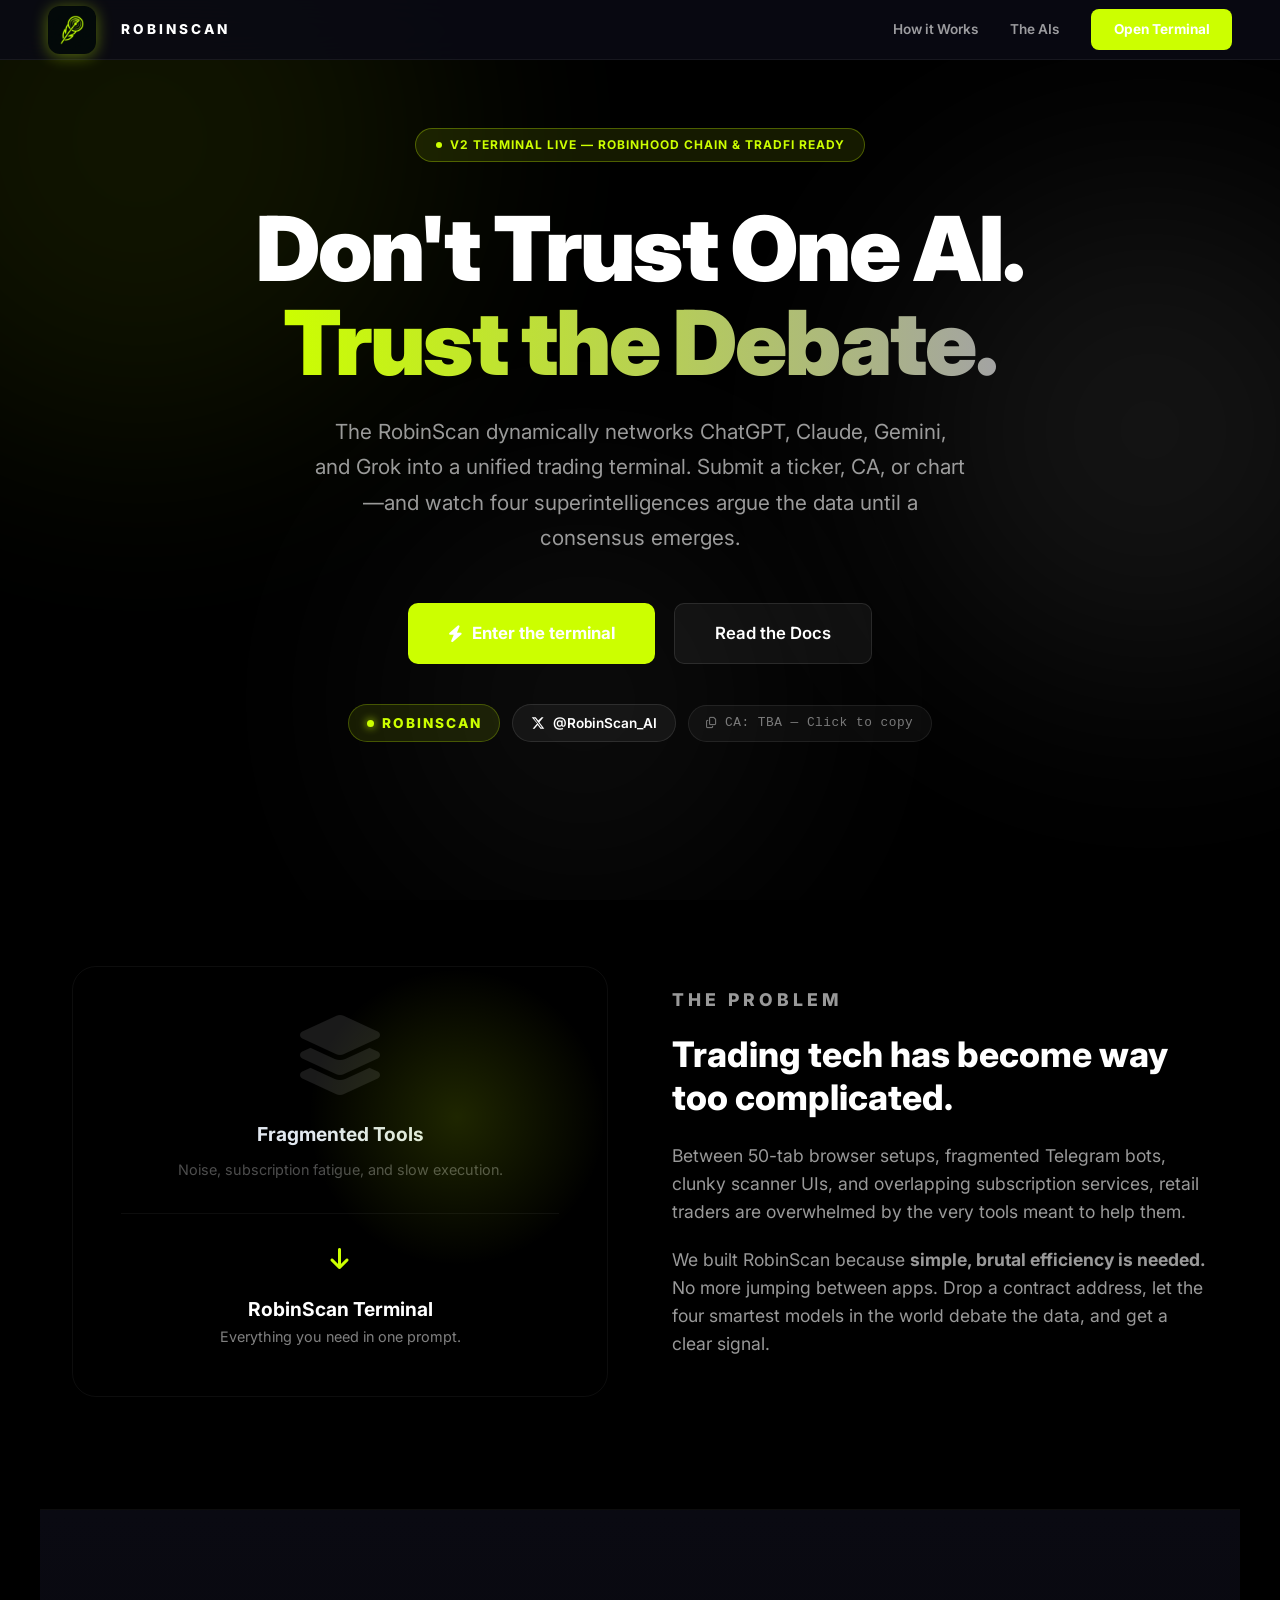
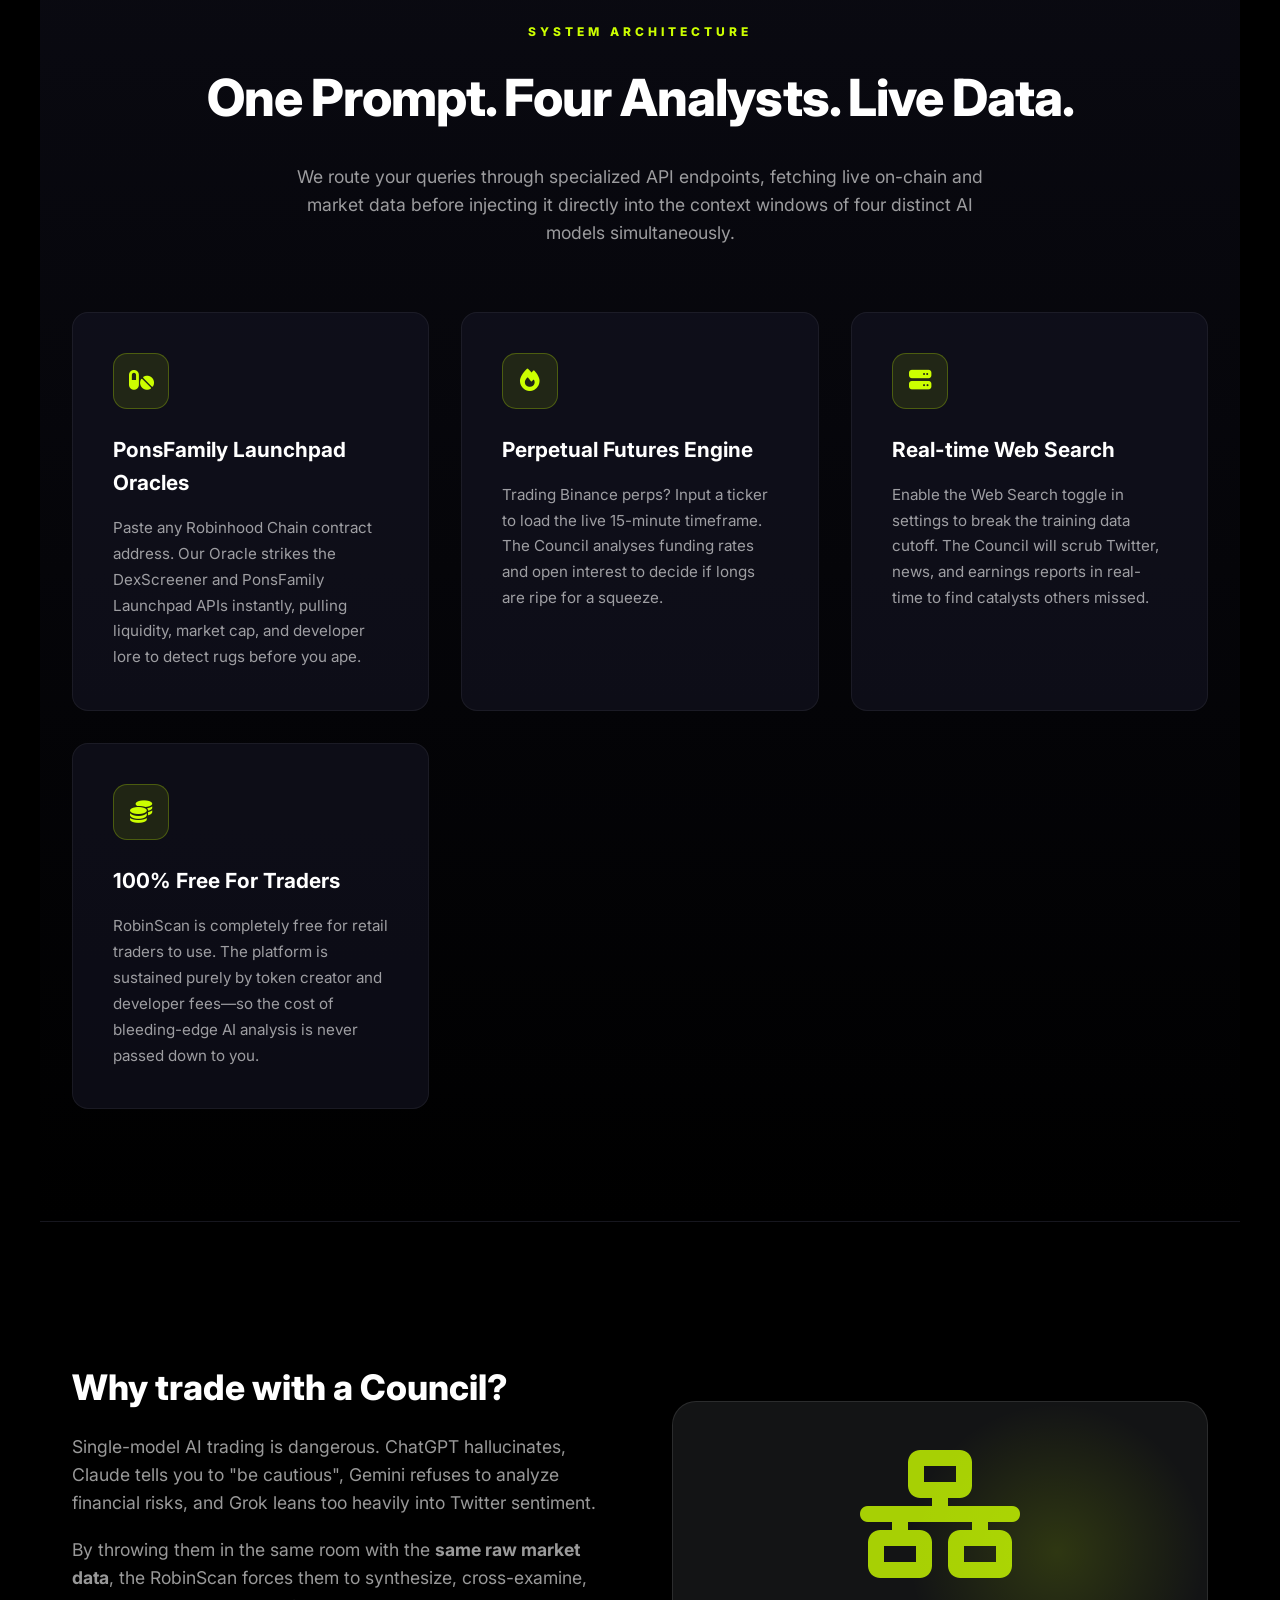
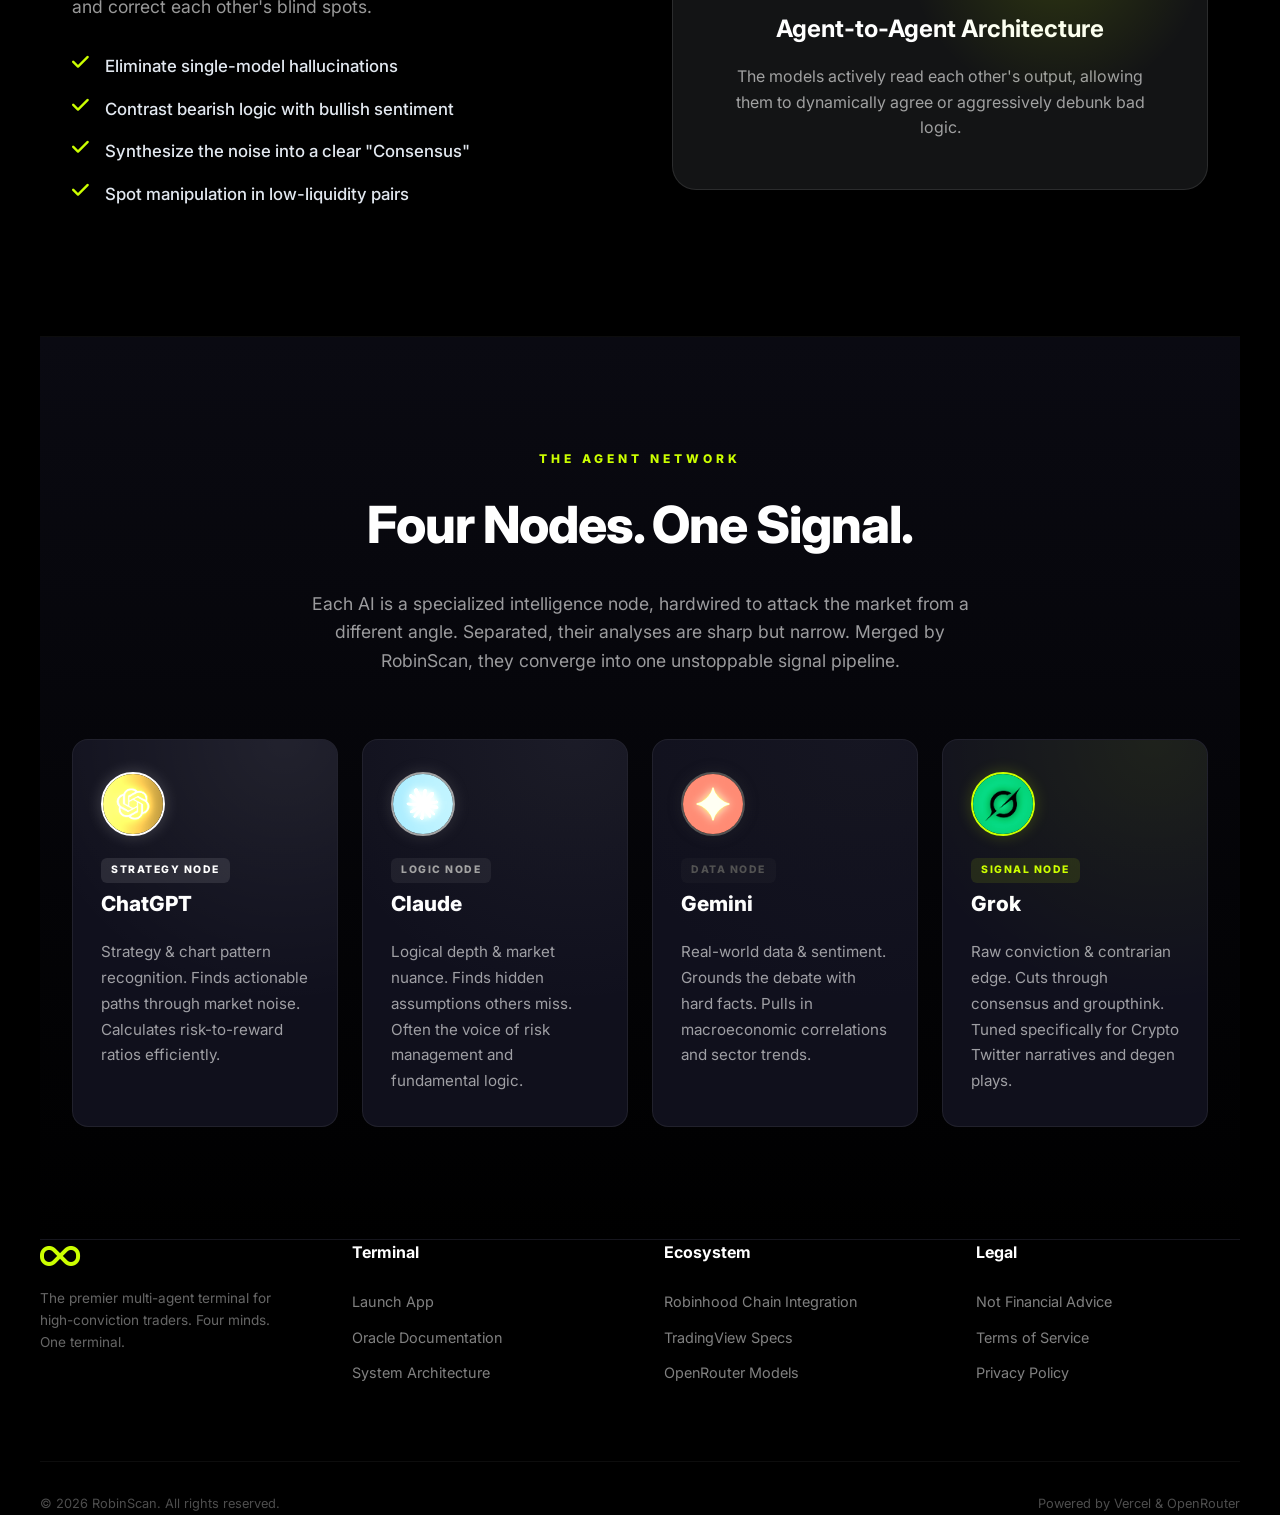
<file: index.html>
<!DOCTYPE html>
<html lang="en">
<head>
    <meta charset="UTF-8">
    <meta name="viewport" content="width=device-width, initial-scale=1.0">
    <title>RobinScan – Multi-AI Trading Terminal</title>
    <meta name="description" content="Four AI minds. One decision. The RobinScan brings ChatGPT, Claude, Gemini and Grok together to analyse any token, chart or market in real-time.">
    
    <!-- Favicon and Social Meta -->
    <link rel="icon" type="image/png" href="robinscan_logo.jpg">
    <link rel="apple-touch-icon" href="robinscan_logo.jpg">
    <meta property="og:title" content="RobinScan – Multi-AI Trading Terminal">
    <meta property="og:description" content="Four AI minds. One decision. No fluff. The RobinScan terminal.">
    <meta property="og:image" content="robinscan_logo.jpg">
    <meta name="twitter:card" content="summary_large_image">
    <link href="https://fonts.googleapis.com/css2?family=Inter:wght@300;400;500;600;700;800;900&display=swap" rel="stylesheet">
    <link rel="stylesheet" href="https://cdnjs.cloudflare.com/ajax/libs/font-awesome/6.5.1/css/all.min.css">
    <style>
        :root {
            --mind:    #FFFFFF;
            --space:   #A3A3A3;
            --reality: #525252;
            --power:   #CCFF00;
            --power2:  #00C9A7;
            --bg-dark: #000000;
            --panel:   #131415;
        }
        *, *::before, *::after { box-sizing: border-box; margin: 0; padding: 0; }
        body {
            font-family: 'Inter', sans-serif;
            background: var(--bg-dark);
            color: #e2e8f0;
            min-height: 100vh;
            overflow-x: hidden;
            line-height: 1.6;
        }

        /* ── ANIMATED ORB BG ── */
        .orbs {
            position: fixed; inset: 0; z-index: 0; pointer-events: none; overflow: hidden;
        }
        .orb {
            position: absolute; border-radius: 50%;
            filter: blur(120px); opacity: 0.08;
            animation: drift var(--d,28s) ease-in-out infinite alternate;
        }
        .orb-1 { width:600px;height:600px; background:var(--power); top:-160px; left:-160px; --d:32s; }
        .orb-2 { width:500px;height:500px; background:var(--mind);  top:20%; right:-120px; --d:24s; }
        .orb-3 { width:400px;height:400px; background:var(--space); bottom:0; left:30%; --d:20s; }
        @keyframes drift {
            from { transform: translate(0,0) scale(1); }
            to   { transform: translate(40px, 60px) scale(1.1); }
        }

        /* ── NAV ── */
        nav {
            position: fixed; top:0; left:0; right:0; z-index:100;
            height:60px;
            display:flex; align-items:center; padding:0 3rem;
            background: rgba(10,10,20,0.85);
            backdrop-filter: blur(16px);
            border-bottom: 1px solid rgba(255,255,255,0.06);
        }
        .nav-brand {
            display:flex; align-items:center; gap:0.65rem;
        }
        .nav-brand i { color:var(--power); font-size:1.2rem; }
        .nav-brand-name { font-size:0.85rem; font-weight:800; letter-spacing:3px; color:#fff; }
        .nav-right { margin-left:auto; display:flex; align-items:center; gap:2rem; }
        .nav-link { font-size:0.85rem; font-weight:600; color:rgba(255,255,255,0.6); text-decoration:none; transition:color 0.2s; }
        .nav-link:hover { color:#fff; }
        .nav-cta {
            background: var(--power);
            color:#fff; font-size:0.85rem; font-weight:700;
            padding:0.6rem 1.4rem; border-radius:8px;
            text-decoration:none;
            transition:all 0.2s;
        }
        .nav-cta:hover { background:#CCFF00; transform:translateY(-1px); box-shadow:0 6px 20px rgba(204,255,0,0.4); }

        /* ── LAYOUT ── */
        .wrapper { position:relative; z-index:1; }

        /* ── HERO ── */
        .hero {
            min-height:90vh;
            display:flex; flex-direction:column;
            align-items:center; justify-content:center;
            padding: 8rem 2rem 5rem;
            text-align:center;
        }
        .hero-badge {
            display:inline-flex; align-items:center; gap:0.5rem;
            background:rgba(204,255,0,0.1);
            border:1px solid rgba(204,255,0,0.3);
            color:#CCFF00; font-size:0.75rem; font-weight:700;
            letter-spacing:1px; text-transform:uppercase;
            padding:0.4rem 1.2rem; border-radius:99px;
            margin-bottom:2.5rem;
        }
        .hero-badge-dot {
            width:6px; height:6px; border-radius:50%;
            background:#CCFF00; animation:blink 2s infinite;
        }
        @keyframes blink { 0%,100%{opacity:1} 50%{opacity:.3} }

        .hero-title {
            font-size: clamp(3rem, 7vw, 6rem);
            font-weight:900;
            line-height:1.05;
            letter-spacing:-2px;
            color:#fff;
            max-width:1000px;
        }
        .hero-title .highlight {
            background: linear-gradient(90deg, var(--power), var(--space));
            -webkit-background-clip:text; background-clip:text;
            -webkit-text-fill-color:transparent;
        }

        .hero-sub {
            font-size: clamp(1.1rem, 2vw, 1.3rem);
            color:rgba(255,255,255,0.6);
            max-width:650px;
            line-height:1.7;
            margin-top:1.5rem;
        }

        .hero-actions {
            display:flex; gap:1.2rem; margin-top:3rem; flex-wrap:wrap; justify-content:center;
        }
        .btn-primary {
            background:var(--power); color:#fff;
            font-weight:700; font-size:1.05rem;
            padding:1rem 2.5rem; border-radius:10px;
            text-decoration:none; transition:all 0.2s;
            display:flex; align-items:center; gap:0.6rem;
        }
        .btn-primary:hover { background:#CCFF00; transform:translateY(-2px); box-shadow:0 12px 30px rgba(204,255,0,0.45); }
        .btn-secondary {
            background:rgba(255,255,255,0.05); color:#fff;
            font-weight:600; font-size:1.05rem;
            padding:1rem 2.5rem; border-radius:10px;
            text-decoration:none; border:1px solid rgba(255,255,255,0.1);
            transition:all 0.2s;
        }
        .btn-secondary:hover { background:rgba(255,255,255,0.1); }

        /* ── SECTION ARCHITECTURE ── */
        .section {
            padding: 7rem 2rem;
            max-width:1200px; margin:0 auto;
        }
        .section-dark {
            background: linear-gradient(to bottom, rgba(20,20,36,0.5), transparent);
            border-top: 1px solid rgba(255,255,255,0.05);
            border-bottom: 1px solid rgba(255,255,255,0.05);
        }
        .section-label {
            text-align:center; font-size:0.75rem; font-weight:800;
            letter-spacing:4px; text-transform:uppercase;
            color:var(--power); margin-bottom:1rem;
        }
        .section-title {
            text-align:center; font-size:clamp(2rem,4vw,3.2rem);
            font-weight:800; color:#fff; letter-spacing:-1px; margin-bottom:1.5rem;
        }
        .section-p {
            text-align:center; color:rgba(255,255,255,0.6); max-width:700px; margin:0 auto 4rem; font-size:1.1rem;
        }

        /* ── HOW IT WORKS (GRID) ── */
        .features-grid {
            display:grid; grid-template-columns:repeat(auto-fit,minmax(320px,1fr)); gap:2rem;
        }
        .feature-box {
            background:rgba(20,20,36,0.6); border:1px solid rgba(255,255,255,0.06);
            border-radius:16px; padding:2.5rem; text-align:left;
            transition:transform 0.2s, border-color 0.2s;
        }
        .feature-box:hover { transform:translateY(-5px); border-color:var(--power); }
        .feature-icon {
            width:56px; height:56px; border-radius:14px;
            background:rgba(204,255,0,0.1); border:1px solid rgba(204,255,0,0.25);
            display:flex; align-items:center; justify-content:center;
            font-size:1.4rem; color:#CCFF00; margin-bottom:1.5rem;
        }
        .feature-title { font-size:1.3rem; font-weight:700; color:#fff; margin-bottom:1rem; }
        .feature-desc { font-size:0.95rem; color:rgba(255,255,255,0.6); line-height:1.7; }

        /* ── DATA PANEL (VISUAL) ── */
        .data-showcase {
            background: #060f0a; border:1px solid rgba(204,255,0,0.25);
            border-radius:20px; overflow:hidden;
            box-shadow: 0 30px 60px rgba(0,0,0,0.6);
            margin-top: 5rem;
        }
        .data-header {
            background:rgba(255,255,255,0.03); padding:1rem 2rem; border-bottom:1px solid rgba(255,255,255,0.05);
            display:flex; align-items:center; gap:1rem;
        }
        .data-dot { width:12px; height:12px; border-radius:50%; background:var(--power); }
        .data-content { padding:3rem; text-align:center; }
        .data-content img { max-width:100%; height:auto; border-radius:10px; opacity:0.8; }

        /* ── STONES GRID ── */
        .stones-grid {
            display:grid; grid-template-columns:repeat(auto-fit,minmax(260px,1fr)); gap:1.5rem;
        }
        .stone-card {
            background:rgba(20,20,36,0.8);
            border:1px solid rgba(255,255,255,0.07);
            border-radius:16px;
            padding:2rem 1.75rem;
            display:flex; flex-direction:column; gap:1.2rem;
            transition:all 0.3s cubic-bezier(0.4, 0, 0.2, 1);
            position:relative; overflow:hidden;
        }
        .stone-card::before {
            content:'';
            position:absolute; inset:0;
            background:radial-gradient(circle at 80% 0%, var(--sc, transparent), transparent 60%);
            opacity:0.07; pointer-events:none;
            transition:opacity 0.3s;
        }
        .stone-card:hover { transform:translateY(-6px); border-color:var(--sc,rgba(255,255,255,0.15)); box-shadow:0 25px 50px rgba(0,0,0,0.5); }
        .stone-card:hover::before { opacity:0.18; }

        .stone-card.mind    { --sc:var(--mind); }
        .stone-card.space   { --sc:var(--space); }
        .stone-card.reality { --sc:var(--reality); }
        .stone-card.power   { --sc:var(--power); }

        .stone-avatar {
            width:64px; height:64px; border-radius:50%;
            display:flex; align-items:center; justify-content:center;
            border:2px solid var(--sc, rgba(255,255,255,0.2));
            box-shadow:0 0 20px rgba(0,0,0,0.5);
            background:rgba(0,0,0,0.6);
            overflow:hidden;
        }
        .stone-avatar img { width:100%; height:100%; border-radius:50%; object-fit:cover; transform:scale(1.48); }

        .stone-name { font-size:1.3rem; font-weight:800; color:#fff; }
        .stone-tag  {
            display:inline-block; font-size:0.65rem; font-weight:800;
            letter-spacing:1.5px; text-transform:uppercase;
            padding:4px 10px; border-radius:6px;
            background:rgba(255,255,255,0.08);
            color:var(--sc, var(--text-2));
            margin-bottom:0.25rem;
        }
        .stone-desc { font-size:0.95rem; color:rgba(255,255,255,0.6); line-height:1.7; }

        /* ── INFO BLOCKS (WHY CHOOSE) ── */
        .info-grid {
            display:grid; grid-template-columns: 1fr 1fr; gap:4rem; align-items:center;
            margin-top:2rem;
        }
        .info-text h3 { font-size:2.2rem; font-weight:800; color:#fff; margin-bottom:1.5rem; line-height:1.2; }
        .info-text p { font-size:1.1rem; color:rgba(255,255,255,0.6); margin-bottom:1.2rem; }
        .info-list { list-style:none; margin-top:2rem; }
        .info-list li { display:flex; gap:1rem; margin-bottom:1rem; font-size:1.05rem; font-weight:500; }
        .info-list i { color:var(--power); font-size:1.2rem; }
        .info-visual { background:var(--panel); border:1px solid rgba(255,255,255,0.1); border-radius:24px; padding:3rem; position:relative; overflow:hidden; }
        .info-visual::after { content:''; position:absolute; top:0; right:0; width:300px; height:300px; background:radial-gradient(circle, rgba(204,255,0,0.15), transparent 70%); }
        
        @media (max-width: 900px) {
            .info-grid { grid-template-columns: 1fr; gap:2rem; }
            .info-visual { order: -1; }
        }
        
        @media (max-width: 768px) {
            /* ── NAV ── */
            nav { padding: 0 1.25rem; height: 65px; background: rgba(10,10,20,0.95); }
            .nav-link { display: none; }
            .nav-cta { padding: 0.5rem 1rem; font-size: 0.75rem; border-radius: 6px; box-shadow: 0 0 15px rgba(204,255,0,0.2); }
            .nav-brand { gap: 0.5rem; }
            
            /* ── HERO OVERHAUL ── */
            .hero { padding: 8rem 1.25rem 4rem; min-height: auto; }
            
            /* Sleeker mobile badge */
            .hero-badge { 
                margin-bottom: 2rem; 
                font-size: 0.7rem; 
                padding: 0.4rem 1rem; 
                background: rgba(204,255,0,0.07);
                border-color: rgba(204,255,0,0.2);
                backdrop-filter: blur(10px);
            }
            
            /* Tighter, punchier hero text */
            .hero-title { font-size: 2.8rem; margin-bottom: 1.25rem; letter-spacing: -1.5px; }
            .hero-sub { font-size: 1.05rem; padding: 0 0.5rem; margin-bottom: 2.5rem; line-height: 1.6; }
            
            /* Premium stacked buttons */
            .hero-actions { flex-direction: column; width: 100%; gap: 1rem; margin-top: 0; }
            .btn-primary, .btn-secondary { 
                width: 100%; 
                justify-content: center; 
                padding: 1.15rem; 
                font-size: 1.1rem;
                border-radius: 12px;
            }
            .btn-primary {
                box-shadow: 0 4px 25px rgba(204,255,0,0.3);
            }
            .btn-secondary {
                background: rgba(255,255,255,0.03);
                backdrop-filter: blur(10px);
                border-color: rgba(255,255,255,0.08);
            }
            .btn-primary:active, .btn-secondary:active { transform: scale(0.98); }
            
            /* ── RHYTHM & SPACING ── */
            .section { padding: 5rem 1.25rem; }
            .section-label { font-size: 0.7rem; letter-spacing: 3px; margin-bottom: 0.75rem; }
            .section-title { font-size: 2rem; margin-bottom: 1.25rem; letter-spacing: -0.5px; }
            .section-p { font-size: 1rem; margin-bottom: 3rem; }
            
            /* ── DATA GRID (Features) ── */
            .data-grid { grid-template-columns: 1fr; gap: 1.5rem; }
            .data-item { padding: 1.5rem; border-radius: 16px; background: rgba(20,20,36,0.5); }
            
            /* ── STONES GRID ── */
            .stones-grid { grid-template-columns: 1fr; gap: 1.25rem; }
            .stone-card { 
                padding: 1.5rem; 
                border-radius: 16px;
                background: linear-gradient(145deg, rgba(20,20,36,0.9), rgba(15,15,25,0.95));
                border-color: rgba(255,255,255,0.04);
            }
            .stone-card::after {
                content: '';
                position: absolute; top: 0; left: 0; right: 0; height: 1px;
                background: linear-gradient(90deg, transparent, var(--sc), transparent);
                opacity: 0.3;
            }
            
            /* ── INFO BLOCKS ── */
            .info-grid { gap: 2.5rem; margin-top: 1rem; }
            .info-visual { padding: 1.5rem; border-radius: 16px; }
            .info-text h3 { font-size: 1.8rem; margin-bottom: 1rem; }
            .info-text p { font-size: 1rem; line-height: 1.6; }
            .info-list { margin-top: 1.5rem; }
            .info-list li { font-size: 1rem; align-items: flex-start; }
            .info-list i { margin-top: 4px; }
            
            /* ── FOOTER ── */
            footer { padding: 4rem 1.5rem 2rem; }
            .footer-content { gap: 2.5rem; }
            .footer-col { text-align: center; }
            .footer-col h4 { font-size: 1.1rem; }
            .footer-brand p { margin: 0 auto; line-height: 1.6; }
            .footer-bottom { 
                flex-direction: column; gap: 1.25rem; 
                text-align: center; margin-top: 3rem; 
                padding-top: 1.5rem;
            }
        }
        .footer-content {
            max-width:1200px; margin:0 auto;
            display:grid; grid-template-columns: repeat(auto-fit, minmax(200px, 1fr)); gap:3rem;
        }
        .footer-col h4 { color:#fff; font-size:1rem; margin-bottom:1.5rem; font-weight:700; }
        .footer-col a { display:block; color:rgba(255,255,255,0.5); text-decoration:none; margin-bottom:0.8rem; font-size:0.9rem; transition:color 0.2s; }
        .footer-col a:hover { color:var(--power); }
        .footer-brand i { color:var(--power); font-size:2rem; margin-bottom:1rem; }
        .footer-brand p { color:rgba(255,255,255,0.4); font-size:0.85rem; max-width:250px; }
        .footer-bottom {
            max-width:1200px; margin:4rem auto 0; padding-top:2rem;
            border-top:1px solid rgba(255,255,255,0.05);
            display:flex; justify-content:space-between; color:rgba(255,255,255,0.3); font-size:0.8rem;
        }
        /* Mobile Responsiveness */
        @media (max-width: 768px) {
            nav { flex-direction: column; padding: 15px; gap: 15px; text-align: center; }
            .nav-right { flex-direction: column; width: 100%; gap: 10px; }
            .nav-right a, .nav-right button { width: 100%; justify-content: center; }
            .hero h1 { font-size: 2.5rem; line-height: 1.1; }
            .hero-subtitle { font-size: 1rem; padding: 0 15px; }
            .stones-grid, .arch-grid { grid-template-columns: 1fr; padding: 0 15px; }
            .section-title { font-size: 2rem; }
            .stones-section, .architecture-section { padding: 40px 0; }
        }
    </style>
</head>
<body>
    <div class="orbs">
        <div class="orb orb-1"></div>
        <div class="orb orb-2"></div>
        <div class="orb orb-3"></div>
    </div>

    <!-- NAVBAR -->
    <nav>
        <div class="nav-brand">
            <img src="robinscan_logo.jpg" alt="RobinScan Logo" style="height:48px; width:auto; border-radius:12px; margin-right:15px; filter: drop-shadow(0 2px 8px rgba(204,255,0,0.4));">
            <span class="nav-brand-name">ROBINSCAN</span>
        </div>
        <div class="nav-right">
            <a href="#how-it-works" class="nav-link">How it Works</a>
            <a href="#the-council" class="nav-link">The AIs</a>
            <a href="app.html" class="nav-cta">Open Terminal</a>
        </div>
    </nav>

    <div class="wrapper">
        <!-- HERO -->
        <section class="hero">
            <div class="hero-badge">
                <div class="hero-badge-dot"></div>
                V2 TERMINAL LIVE — ROBINHOOD CHAIN & TRADFI READY
            </div>
            <h1 class="hero-title">
                Don't Trust One AI.<br>
                <span class="highlight">Trust the Debate.</span>
            </h1>
            <p class="hero-sub">
                The RobinScan dynamically networks ChatGPT, Claude, Gemini, and Grok into a unified trading terminal. Submit a ticker, CA, or chart—and watch four superintelligences argue the data until a consensus emerges.
            </p>
            <div class="hero-actions">
                <a href="app.html" class="btn-primary">
                    <i class="fa-solid fa-bolt"></i> Enter the terminal
                </a>
                <a href="#how-it-works" class="btn-secondary">Read the Docs</a>
            </div>
            <div style="margin-top:2.5rem; display:flex; flex-wrap:wrap; align-items:center; justify-content:center; gap:0.75rem;">
                <!-- Ticker pill -->
                <div style="display:flex;align-items:center;gap:0.5rem;background:rgba(204,255,0,0.1);border:1px solid rgba(204,255,0,0.25);padding:0.45rem 1.1rem;border-radius:99px;">
                    <div style="width:7px;height:7px;border-radius:50%;background:#CCFF00;box-shadow:0 0 8px #CCFF00;animation:blink 2s infinite;"></div>
                    <span style="font-size:0.85rem;font-weight:800;letter-spacing:2px;color:#CCFF00;">ROBINSCAN</span>
                </div>
                <!-- X / Twitter link -->
                <a href="https://x.com/RobinScan_AI" target="_blank" rel="noopener" style="display:flex;align-items:center;gap:0.5rem;background:rgba(255,255,255,0.05);border:1px solid rgba(255,255,255,0.1);padding:0.45rem 1.1rem;border-radius:99px;text-decoration:none;color:#fff;font-size:0.85rem;font-weight:600;transition:all 0.2s;" onmouseover="this.style.borderColor='#CCFF00';this.style.color='#CCFF00'" onmouseout="this.style.borderColor='rgba(255,255,255,0.1)';this.style.color='#fff'">
                    <svg width="14" height="14" viewBox="0 0 24 24" fill="currentColor"><path d="M18.244 2.25h3.308l-7.227 8.26 8.502 11.24H16.17l-4.714-6.231-5.401 6.231H2.744l7.737-8.835L1.254 2.25H8.08l4.261 5.632 5.903-5.632zm-1.161 17.52h1.833L7.084 4.126H5.117z"/></svg>
                    @RobinScan_AI
                </a>
                <!-- CA copy box -->
                <div id="ca-box" onclick="navigator.clipboard.writeText('TBA'); this.querySelector('.ca-label').textContent='Copied!'; setTimeout(()=>this.querySelector('.ca-label').textContent='CA: TBA — Click to copy',2000);"
                    style="display:flex;align-items:center;gap:0.5rem;background:rgba(255,255,255,0.04);border:1px solid rgba(255,255,255,0.08);padding:0.45rem 1.1rem;border-radius:99px;cursor:pointer;transition:all 0.2s;"
                    onmouseover="this.style.borderColor='rgba(155,48,255,0.5)'" onmouseout="this.style.borderColor='rgba(255,255,255,0.08)'">
                    <i class="fa-regular fa-copy" style="font-size:0.75rem;color:rgba(255,255,255,0.4);"></i>
                    <span class="ca-label" style="font-size:0.8rem;color:rgba(255,255,255,0.45);font-family:monospace;letter-spacing:0.5px;">CA: TBA — Click to copy</span>
                </div>
            </div>

        </section>

        <!-- THE PROBLEM -->
        <section class="section">
            <div class="info-grid">
                <div class="info-text" style="order: 2;">
                    <p class="section-label" style="text-align:left;">The Problem</p>
                    <h3>Trading tech has become way too complicated.</h3>
                    <p>Between 50-tab browser setups, fragmented Telegram bots, clunky scanner UIs, and overlapping subscription services, retail traders are overwhelmed by the very tools meant to help them.</p>
                    <p>We built RobinScan because <strong>simple, brutal efficiency is needed.</strong> No more jumping between apps. Drop a contract address, let the four smartest models in the world debate the data, and get a clear signal.</p>
                </div>
                <div class="info-visual" style="text-align:center; background: transparent; border: 1px solid rgba(255,255,255,0.05); order: 1;">
                    <i class="fa-solid fa-layer-group" style="font-size:5rem; color:rgba(255,255,255,0.1); margin-bottom: 1.5rem; display:block;"></i>
                    <h4 style="font-size:1.2rem; color:var(--text-2); margin-bottom:0.5rem;">Fragmented Tools</h4>
                    <p style="font-size:0.9rem; color:rgba(255,255,255,0.3);">Noise, subscription fatigue, and slow execution.</p>
                    <div style="margin-top:2rem; padding-top:2rem; border-top:1px solid rgba(255,255,255,0.05);">
                        <i class="fa-solid fa-arrow-down" style="font-size:1.5rem; color:var(--power); margin-bottom:1.5rem;"></i>
                        <h4 style="font-size:1.2rem; color:#fff;">RobinScan Terminal</h4>
                        <p style="font-size:0.9rem; color:rgba(255,255,255,0.5);">Everything you need in one prompt.</p>
                    </div>
                </div>
            </div>
        </section>

        <!-- HOW IT WORKS -->
        <section class="section section-dark" id="how-it-works">
            <p class="section-label">System Architecture</p>
            <h2 class="section-title">One Prompt. Four Analysts. Live Data.</h2>
            <p class="section-p">We route your queries through specialized API endpoints, fetching live on-chain and market data before injecting it directly into the context windows of four distinct AI models simultaneously.</p>
            
            <div class="features-grid">
                <div class="feature-box">
                    <div class="feature-icon"><i class="fa-solid fa-pills"></i></div>
                    <h3 class="feature-title">PonsFamily Launchpad Oracles</h3>
                    <p class="feature-desc">Paste any Robinhood Chain contract address. Our Oracle strikes the DexScreener and PonsFamily Launchpad APIs instantly, pulling liquidity, market cap, and developer lore to detect rugs before you ape.</p>
                </div>
                <div class="feature-box">
                    <div class="feature-icon"><i class="fa-solid fa-fire"></i></div>
                    <h3 class="feature-title">Perpetual Futures Engine</h3>
                    <p class="feature-desc">Trading Binance perps? Input a ticker to load the live 15-minute timeframe. The Council analyses funding rates and open interest to decide if longs are ripe for a squeeze.</p>
                </div>
                <div class="feature-box">
                    <div class="feature-icon"><i class="fa-solid fa-server"></i></div>
                    <h3 class="feature-title">Real-time Web Search</h3>
                    <p class="feature-desc">Enable the Web Search toggle in settings to break the training data cutoff. The Council will scrub Twitter, news, and earnings reports in real-time to find catalysts others missed.</p>
                </div>
                <div class="feature-box">
                    <div class="feature-icon"><i class="fa-solid fa-coins"></i></div>
                    <h3 class="feature-title">100% Free For Traders</h3>
                    <p class="feature-desc">RobinScan is completely free for retail traders to use. The platform is sustained purely by token creator and developer fees—so the cost of bleeding-edge AI analysis is never passed down to you.</p>
                </div>
            </div>
        </section>

        <!-- WHY THE COUNCIL -->
        <section class="section">
            <div class="info-grid">
                <div class="info-text">
                    <h3>Why trade with a Council?</h3>
                    <p>Single-model AI trading is dangerous. ChatGPT hallucinates, Claude tells you to "be cautious", Gemini refuses to analyze financial risks, and Grok leans too heavily into Twitter sentiment.</p>
                    <p>By throwing them in the same room with the <strong>same raw market data</strong>, the RobinScan forces them to synthesize, cross-examine, and correct each other's blind spots.</p>
                    <ul class="info-list">
                        <li><i class="fa-solid fa-check"></i> Eliminate single-model hallucinations</li>
                        <li><i class="fa-solid fa-check"></i> Contrast bearish logic with bullish sentiment</li>
                        <li><i class="fa-solid fa-check"></i> Synthesize the noise into a clear "Consensus"</li>
                        <li><i class="fa-solid fa-check"></i> Spot manipulation in low-liquidity pairs</li>
                    </ul>
                </div>
                <div class="info-visual" style="text-align:center;">
                    <i class="fa-solid fa-network-wired" style="font-size:8rem; color:var(--power); opacity:0.8;"></i>
                    <h4 style="margin-top:2rem; font-size:1.5rem; color:#fff;">Agent-to-Agent Architecture</h4>
                    <p style="color:rgba(255,255,255,0.6); margin-top:1rem;">The models actively read each other's output, allowing them to dynamically agree or aggressively debunk bad logic.</p>
                </div>
            </div>
        </section>

        <!-- THE NODES -->
        <section class="section section-dark" id="the-council">
            <p class="section-label">The Agent Network</p>
            <h2 class="section-title">Four Nodes. One Signal.</h2>
            <p class="section-p">Each AI is a specialized intelligence node, hardwired to attack the market from a different angle. Separated, their analyses are sharp but narrow. Merged by RobinScan, they converge into one unstoppable signal pipeline.</p>
            
            <div class="stones-grid">
                <div class="stone-card mind">
                    <div class="stone-avatar" style="border-color:var(--mind);box-shadow:0 0 16px rgba(255,255,255,0.2);">
                        <img src="gpt_logo.png" alt="ChatGPT" style="filter:sepia(1) saturate(2.5) hue-rotate(5deg) brightness(1.2) drop-shadow(0 2px 3px rgba(0,0,0,0.7));">
                    </div>
                    <div>
                        <div class="stone-tag" style="background:rgba(255,255,255,0.1);color:var(--mind);">STRATEGY NODE</div>
                        <div class="stone-name">ChatGPT</div>
                    </div>
                    <p class="stone-desc">Strategy & chart pattern recognition. Finds actionable paths through market noise. Calculates risk-to-reward ratios efficiently.</p>
                </div>
                <div class="stone-card space">
                    <div class="stone-avatar" style="border-color:var(--space);box-shadow:0 0 16px rgba(163,163,163,0.2);">
                        <img src="claude_logo.png" alt="Claude" style="filter:sepia(1) saturate(2.5) hue-rotate(175deg) brightness(1.1) drop-shadow(0 2px 3px rgba(0,0,0,0.7));">
                    </div>
                    <div>
                        <div class="stone-tag" style="background:rgba(163,163,163,0.1);color:var(--space);">LOGIC NODE</div>
                        <div class="stone-name">Claude</div>
                    </div>
                    <p class="stone-desc">Logical depth & market nuance. Finds hidden assumptions others miss. Often the voice of risk management and fundamental logic.</p>
                </div>
                <div class="stone-card reality">
                    <div class="stone-avatar" style="border-color:var(--reality);box-shadow:0 0 16px rgba(82,82,82,0.2);">
                        <img src="gemini_logo.png" alt="Gemini" style="filter:sepia(1) saturate(3) hue-rotate(320deg) brightness(1.1) drop-shadow(0 2px 3px rgba(0,0,0,0.7));">
                    </div>
                    <div>
                        <div class="stone-tag" style="background:rgba(82,82,82,0.1);color:var(--reality);">DATA NODE</div>
                        <div class="stone-name">Gemini</div>
                    </div>
                    <p class="stone-desc">Real-world data & sentiment. Grounds the debate with hard facts. Pulls in macroeconomic correlations and sector trends.</p>
                </div>
                <div class="stone-card power">
                    <div class="stone-avatar" style="border-color:var(--power);box-shadow:0 0 16px rgba(204,255,0,0.2);">
                        <img src="grok_logo.png" alt="Grok" style="filter:sepia(1) saturate(4) hue-rotate(100deg) brightness(0.9) drop-shadow(0 2px 3px rgba(0,0,0,0.7));">
                    </div>
                    <div>
                        <div class="stone-tag" style="background:rgba(204,255,0,0.1);color:var(--power);">SIGNAL NODE</div>
                        <div class="stone-name">Grok</div>
                    </div>
                    <p class="stone-desc">Raw conviction & contrarian edge. Cuts through consensus and groupthink. Tuned specifically for Crypto Twitter narratives and degen plays.</p>
                </div>
            </div>
        </section>

        <!-- FOOTER -->
        <footer>
            <div class="footer-content">
                <div class="footer-brand">
                    <i class="fa-solid fa-infinity"></i>
                    <p>The premier multi-agent terminal for high-conviction traders. Four minds. One terminal.</p>
                </div>
                <div class="footer-col">
                    <h4>Terminal</h4>
                    <a href="app.html">Launch App</a>
                    <a href="#">Oracle Documentation</a>
                    <a href="#">System Architecture</a>
                </div>
                <div class="footer-col">
                    <h4>Ecosystem</h4>
                    <a href="#">Robinhood Chain Integration</a>
                    <a href="#">TradingView Specs</a>
                    <a href="#">OpenRouter Models</a>
                </div>
                <div class="footer-col">
                    <h4>Legal</h4>
                    <a href="#">Not Financial Advice</a>
                    <a href="#">Terms of Service</a>
                    <a href="#">Privacy Policy</a>
                </div>
            </div>
            <div class="footer-bottom">
                <span>&copy; 2026 RobinScan. All rights reserved.</span>
                <span>Powered by Vercel & OpenRouter</span>
            </div>
        </footer>
    </div>
</body>
</html>
</file>
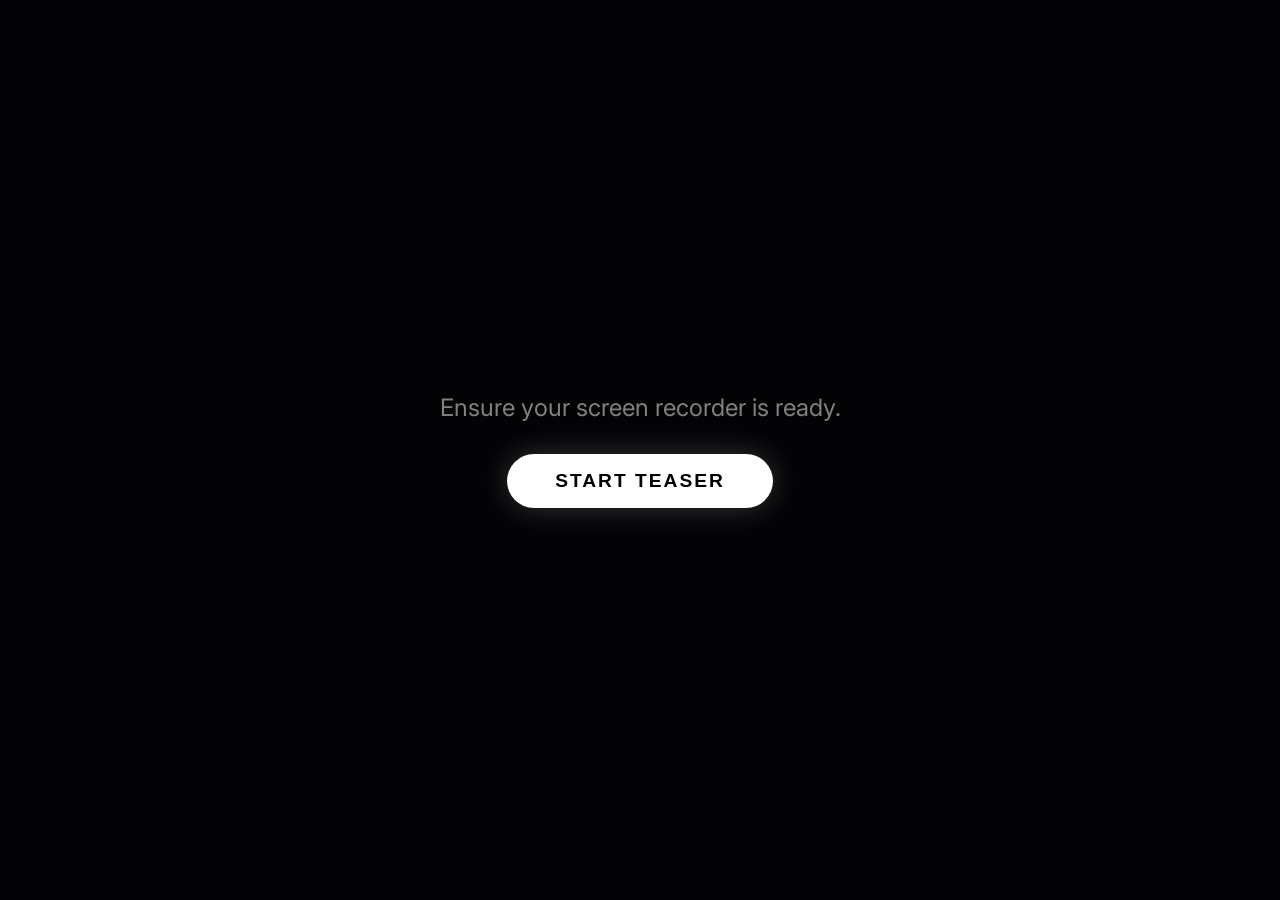
<file: trailer.html>
<!DOCTYPE html>
<html lang="en">
<head>
    <meta charset="UTF-8">
    <meta name="viewport" content="width=device-width, initial-scale=1.0">
    <title>Cinematic Teaser</title>
    <link href="https://fonts.googleapis.com/css2?family=Inter:wght@300;400;700;900&display=swap" rel="stylesheet">
    <style>
        :root {
            --mind: #FFFFFF;
            --space: #A3A3A3;
            --reality: #525252;
            --power: #9B30FF;
            --bg: #030305;
        }
        * { box-sizing: border-box; margin: 0; padding: 0; }
        body {
            font-family: 'Inter', sans-serif;
            background: var(--bg);
            color: #fff;
            overflow: hidden; /* Hide scrollbars for recording */
            height: 100vh;
            width: 100vw;
            display: flex;
            align-items: center;
            justify-content: center;
            perspective: 1200px;
        }
        
        /* Start Button overlay */
        #start-overlay {
            position: fixed; inset: 0; z-index: 9999;
            background: var(--bg);
            display: flex; flex-direction: column; align-items: center; justify-content: center;
            transition: opacity 0.5s;
        }
        #start-btn {
            background: #fff; color: #000; font-size: 1.2rem; font-weight: 800;
            padding: 1rem 3rem; border: none; border-radius: 50px; cursor: pointer;
            text-transform: uppercase; letter-spacing: 2px;
            box-shadow: 0 0 30px rgba(255,255,255,0.2);
            transition: transform 0.2s;
        }
        #start-btn:hover { transform: scale(1.05); }

        /* Scene Container */
        .scene {
            position: absolute; inset: 0;
            display: flex; flex-direction: column; align-items: center; justify-content: center;
            opacity: 0; pointer-events: none;
        }

        /* Scene 1: Pitch Black Text */
        .s1-text {
            font-size: 5vw; font-weight: 900; letter-spacing: -1px;
            opacity: 0; position: absolute;
            text-align: center;
        }

        /* Scene 2: The Stones */
        .s2-grid {
            display: flex; gap: 4vw; opacity: 0;
            align-items: center; justify-content: center;
        }
        .stone {
            display: flex; flex-direction: column; align-items: center; gap: 1.5rem;
            opacity: 0; transform: translateY(40px) scale(0.9);
        }
        .stone img {
            width: 120px; height: 120px; border-radius: 50%;
            object-fit: cover;
            box-shadow: 0 0 40px var(--c);
            border: 2px solid rgba(255,255,255,0.2);
        }
        .stone-title {
            font-size: 1.5rem; font-weight: 800; letter-spacing: 4px;
            text-transform: uppercase; color: var(--c);
            text-shadow: 0 0 20px var(--c);
        }
        .stone-ai {
            font-size: 1.1rem; color: rgba(255,255,255,0.7); font-weight: 600;
        }
        
        /* Scene 3: Modes */
        .s3-wrapper {
            display: flex; flex-direction: column; gap: 3rem; align-items: center;
        }
        .s3-title {
            font-size: 4vw; font-weight: 900; letter-spacing: -1px; opacity: 0;
            text-shadow: 0 0 30px rgba(155,48,255,0.5);
            text-align: center;
        }
        .modes-container {
            display: flex; gap: 3rem; perspective: 1000px;
        }
        .mode-card {
            background: rgba(20,20,30,0.8);
            border: 1px solid rgba(255,255,255,0.1);
            padding: 3rem 2rem; border-radius: 20px;
            text-align: center; width: 280px;
            opacity: 0; transform: translateY(50px) rotateX(20deg);
            backdrop-filter: blur(20px);
            box-shadow: 0 20px 50px rgba(0,0,0,0.5);
        }
        .mode-card h3 { font-size: 1.8rem; font-weight: 800; color: #fff; margin-bottom: 1rem; }
        .mode-card p { font-size: 1rem; color: rgba(255,255,255,0.5); line-height: 1.6; }
        .mode-icon { font-size: 3rem; color: var(--power); margin-bottom: 1.5rem; text-shadow: 0 0 20px var(--power); }

        /* Scene 4: Climax */
        .s4-logo {
            width: 300px; opacity: 0; transform: scale(0.8);
            filter: drop-shadow(0 0 50px rgba(155,48,255,0.6));
            margin-bottom: 2rem;
        }
        .s4-title {
            font-size: 4vw; font-weight: 900; letter-spacing: 6px;
            text-transform: uppercase; opacity: 0;
            background: linear-gradient(90deg, #fff, rgba(255,255,255,0.4));
            -webkit-background-clip: text; -webkit-text-fill-color: transparent;
            text-align: center;
        }
        
        /* Premium Glow Pulse */
        .glow-pulse {
            animation: pulse-glow 3s infinite alternate ease-in-out;
        }
        @keyframes pulse-glow {
            0% { filter: drop-shadow(0 0 10px rgba(155,48,255,0.2)); transform: scale(1); }
            100% { filter: drop-shadow(0 0 40px rgba(155,48,255,1)); transform: scale(1.02); }
        }
    </style>
</head>
<body>

    <!-- START OVERLAY -->
    <div id="start-overlay">
        <h2 style="margin-bottom: 2rem; color: rgba(255,255,255,0.5); font-weight: 400;">Ensure your screen recorder is ready.</h2>
        <button id="start-btn">Start Teaser</button>
    </div>

    <!-- SCENE 1: Typography -->
    <div class="scene" id="scene1">
        <div class="s1-text" id="t1">Four distinct superintelligences...</div>
        <div class="s1-text" id="t2">Analyzing live market data...</div>
        <div class="s1-text" id="t3">Debating every contract...</div>
    </div>

    <!-- SCENE 2: The Stones -->
    <div class="scene" id="scene2">
        <div class="s2-grid">
            <div class="stone" style="--c: var(--mind);">
                <img src="gpt_logo.png" style="filter:sepia(1) saturate(2.5) hue-rotate(5deg) brightness(1.2);">
                <div class="stone-title">Mind</div>
                <div class="stone-ai">ChatGPT</div>
            </div>
            <div class="stone" style="--c: var(--space);">
                <img src="claude_logo.png" style="filter:sepia(1) saturate(2.5) hue-rotate(175deg) brightness(1.1);">
                <div class="stone-title">Space</div>
                <div class="stone-ai">Claude</div>
            </div>
            <div class="stone" style="--c: var(--reality);">
                <img src="gemini_logo.png" style="filter:sepia(1) saturate(3) hue-rotate(320deg) brightness(1.1);">
                <div class="stone-title">Reality</div>
                <div class="stone-ai">Gemini</div>
            </div>
            <div class="stone" style="--c: var(--power);">
                <img src="grok_logo.png" style="filter:sepia(1) saturate(4) hue-rotate(240deg) brightness(0.9);">
                <div class="stone-title">Power</div>
                <div class="stone-ai">Grok</div>
            </div>
        </div>
    </div>

    <!-- SCENE 3: The 3 Modes -->
    <div class="scene" id="scene3">
        <div class="s3-wrapper">
            <div class="s3-title">The Path to Consensus</div>
            <div class="modes-container">
                <div class="mode-card">
                    <div class="mode-icon">⚡</div>
                    <h3>Configuration</h3>
                    <p>Customize their personalities and define risk tolerance.</p>
                </div>
                <div class="mode-card">
                    <div class="mode-icon">💬</div>
                    <h3>The Debate</h3>
                    <p>Watch them argue live over any submitted contract or token.</p>
                </div>
                <div class="mode-card">
                    <div class="mode-icon">📊</div>
                    <h3>Resolution</h3>
                    <p>Wait for them to reach absolute consensus.</p>
                </div>
            </div>
        </div>
    </div>

    <!-- SCENE 4: Climax -->
    <div class="scene" id="scene4">
        <img src="robinscan_logo.jpg" class="s4-logo">
        <div class="s4-title" data-text="THE ULTIMATE AI CONSENSUS PROTOCOL">THE ULTIMATE AI<br>CONSENSUS PROTOCOL</div>
    </div>

    <!-- GreenSock Animation Library -->
    <script src="https://cdnjs.cloudflare.com/ajax/libs/gsap/3.12.2/gsap.min.js"></script>
    <script>
        document.getElementById('start-btn').addEventListener('click', async () => {
            // Request fullscreen for a perfect cinematic recording
            try {
                if (document.documentElement.requestFullscreen) {
                    await document.documentElement.requestFullscreen();
                }
            } catch(e) { console.log(e); }

            // Hide overlay
            gsap.to('#start-overlay', { opacity: 0, duration: 0.5, onComplete: () => {
                document.getElementById('start-overlay').style.display = 'none';
                startCinematic();
            }});
        });

        function startCinematic() {
            // GSAP Master Timeline
            const tl = gsap.timeline();

            // S1
            gsap.set('#scene1', { opacity: 1 });
            tl.to('.s1-text', { duration: 0, display: 'none' }) // reset
              .set('#t1', { display: 'block' })
              .to('#t1', { opacity: 1, scale: 1.1, duration: 2.5, ease: 'power2.out' })
              .to('#t1', { opacity: 0, scale: 1.2, duration: 1, ease: 'power2.in' })
              
              .set('#t2', { display: 'block' })
              .to('#t2', { opacity: 1, scale: 1.1, duration: 2.5, ease: 'power2.out' })
              .to('#t2', { opacity: 0, scale: 1.2, duration: 1, ease: 'power2.in' })
              
              .set('#t3', { display: 'block' })
              .to('#t3', { opacity: 1, scale: 1.05, duration: 2.5, ease: 'power2.out' })
              .to('#t3', { opacity: 0, scale: 1.1, duration: 1, ease: 'power2.in' })
              .set('#scene1', { opacity: 0 });

            // S2: The Stones
            tl.set('#scene2', { opacity: 1 })
              .to('.s2-grid', { opacity: 1, duration: 1 })
              .to('.stone', { 
                  opacity: 1, y: 0, scale: 1, 
                  duration: 1.5, stagger: 0.6, 
                  ease: 'elastic.out(1, 0.7)' 
               })
              // Hold for 3.5 seconds to let user read
              .to({}, { duration: 3.5 })
              // Fade out
              .to('.s2-grid', { opacity: 0, y: -50, duration: 1, ease: 'power2.in' })
              .set('#scene2', { opacity: 0 });

            // S3: 3 Modes
            tl.set('#scene3', { opacity: 1 })
              .to('.s3-title', { opacity: 1, y: 0, duration: 1.5, ease: 'power3.out' })
              .to('.mode-card', {
                  opacity: 1, y: 0, rotateX: 0,
                  duration: 1.2, stagger: 0.3,
                  ease: 'back.out(1.2)'
              }, "-=0.5")
              // Hold
              .to({}, { duration: 4 })
              // Fade out
              .to('#scene3', { opacity: 0, scale: 0.9, duration: 1.5, ease: 'power2.inOut' })
              .set('#scene3', { opacity: 0 });

            // S4: Climax
            tl.set('#scene4', { opacity: 1 })
              .to('.s4-logo', { opacity: 1, scale: 1, duration: 2, ease: 'elastic.out(1, 0.5)' })
              .to('.s4-title', { opacity: 1, duration: 2.5, ease: 'power4.out' }, "-=1")
              // apply premium glow
              .call(() => {
                  document.querySelector('.s4-title').classList.add('glow-pulse');
              })
              // infinite slow zoom on logo
              .to('.s4-logo', { scale: 1.05, duration: 10, ease: 'linear' });
        }
    </script>
</body>
</html>
</file>
